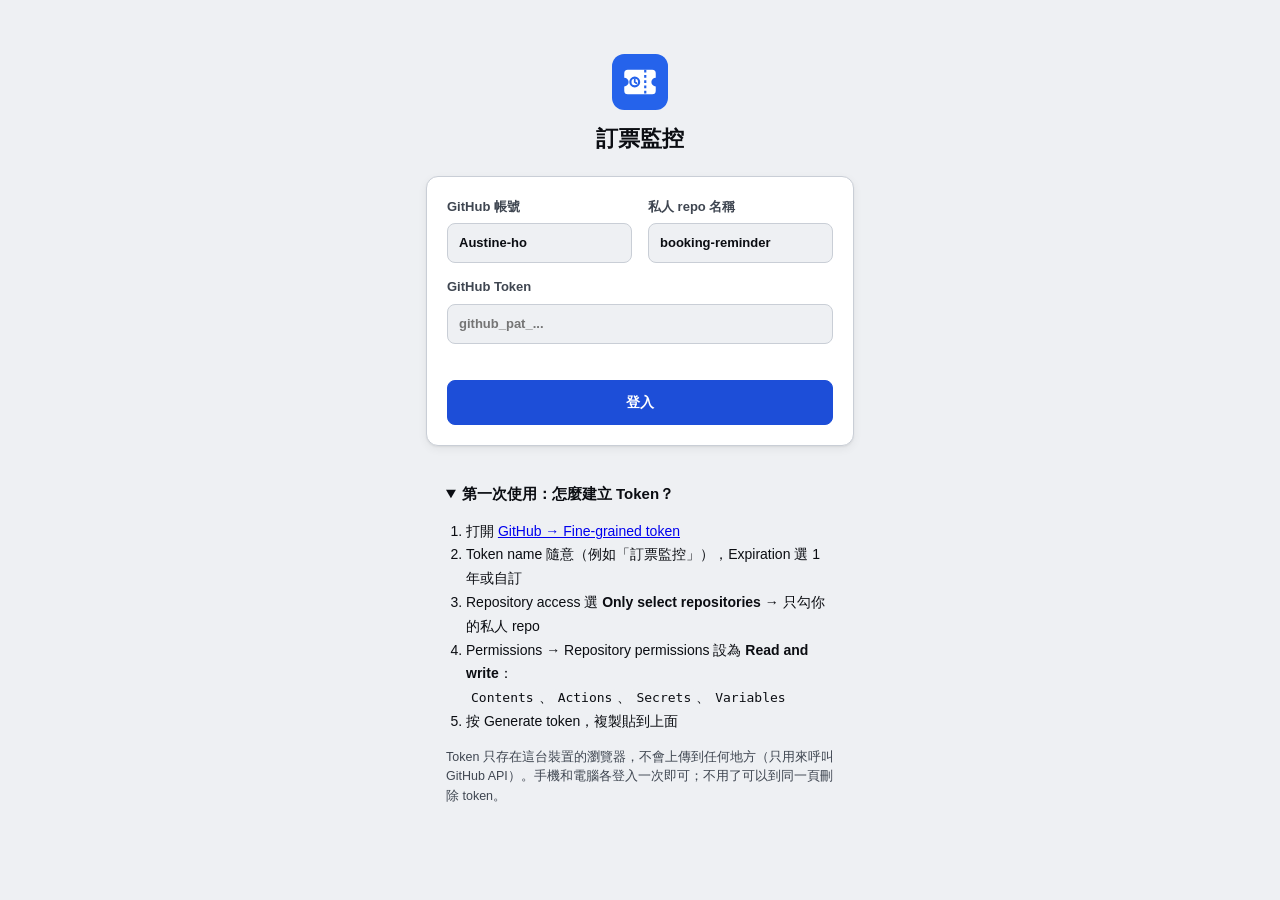
<file: index.html>
<!doctype html>
<html lang="zh-Hant">
<head>
<meta charset="utf-8">
<meta name="viewport" content="width=device-width, initial-scale=1, viewport-fit=cover">
<title>訂票監控</title>
<link rel="icon" href="static/icon.svg?v=132637db49">
<link rel="manifest" href="manifest.webmanifest">
<link rel="apple-touch-icon" href="static/icon.svg?v=132637db49">
<meta name="apple-mobile-web-app-capable" content="yes">
<meta name="theme-color" content="#2563eb">
<link rel="stylesheet" href="static/style.css?v=a191c0a1b9">
<script>try{const t=localStorage.getItem("br_theme");if(t)document.documentElement.dataset.theme=t;}catch(e){}</script>
</head>
<body>
<div class="wrap">
  <header class="top">
    <img src="static/icon.svg?v=132637db49" alt="">
    <h1>訂票監控</h1>
    <button class="small open-chip" id="openChip" type="button" title="已開放、可以訂購的項目" hidden>🎫<b>0</b></button>
    <div class="badges" id="badges"></div>
    <button class="small icon-btn" id="themeBtn" type="button" title="切換明亮／深色">🌓</button>
    <button class="small" id="logout" hidden>登出</button>
  </header>
  <nav class="tabs" role="tablist">
    <button type="button" role="tab" data-tab="main" aria-selected="true">📋 監控</button>
    <button type="button" role="tab" data-tab="settings" aria-selected="false">⚙️ 設定</button>
    <button type="button" role="tab" data-tab="guide" aria-selected="false">📖 教學</button>
  </nav>
  <div class="banner hot-banner" id="hotBanner" role="status" hidden></div>
  <div id="banners"></div>

  <div class="page" id="page-main">
  <!-- ① 新增需求 -->
  <section class="card" id="add">
    <h2><span class="num">1</span>新增需求</h2>
    <form id="addForm" autocomplete="off">
      <div class="grid">
        <label class="f">想訂的項目
          <input type="text" name="item" required placeholder="例：三鷹之森吉卜力美術館、USJ 快速通關">
        </label>
        <label class="f">目標日期
          <input type="date" name="target_date" required>
        </label>
        <label class="f full">備註 <small>（人數、時段、偏好的購買管道…）</small>
          <input type="text" name="notes" placeholder="例：2大1小，下午時段">
        </label>

        <div class="f full">每天檢查時間 <small class="tzlabel"></small>
          <div class="times" data-times></div>
        </div>

        <label class="f">預計開放時間 <small>（選填，AI 查到會自動填；到時會多檢查一次）</small>
          <input type="datetime-local" name="open_local">
        </label>
        <label class="f">時區
          <select name="open_tz" id="tzSelect"></select>
        </label>

        <label class="f full" id="urlsField" hidden>網址 <small>（一行一個，可以填官方與第三方多個網站）</small>
          <textarea name="urls" rows="3" placeholder="https://..."></textarea>
        </label>
      </div>
      <div class="f src-row">網址來源
        <div class="src-line">
          <div class="seg">
            <label><input type="radio" name="mode" value="ai" checked><span>🤖 AI<i class="lng"> 自動</i>查詢</span></label>
            <label><input type="radio" name="mode" value="manual"><span>自己填網址</span></label>
          </div>
          <button class="primary" type="submit" id="addBtn">新增<i class="lng">需求</i></button>
        </div>
      </div>
    </form>
    <div class="research" id="research" hidden></div>
  </section>

  <!-- ② 監控狀態 -->
  <section class="card" id="status">
    <h2><span class="num">2</span>監控狀態 <span class="right" id="updated"></span></h2>
    <div class="banner" id="lateBanner" hidden></div>
    <div id="runInfo" class="hint" hidden></div>
    <div id="reqList"><div class="empty">載入中…</div></div>
  </section>

  <!-- ③ 每日總覽 -->
  <section class="card" id="summaryCard">
    <h2><span class="num">3</span>每日 Telegram 總覽</h2>
    <form id="sumForm" autocomplete="off">
      <div class="grid">
        <label class="f">每天傳送追蹤狀態總表
          <select name="daily_summary">
            <option value="">關閉</option>
            <option value="on">開啟</option>
          </select>
        </label>
        <label class="f">傳送時間 <small>（台灣時間；GitHub 版可能晚 5~30 分鐘）</small><input type="time" name="daily_summary_time" placeholder="23:00"></label>
      </div>
      <p class="hint">內容：每個項目的網站、官方預計開放時間、檢查頻率、上次確認時間與結果、下次確認時間。</p>
      <div class="actions">
        <button type="button" id="summaryNow">立即傳一次看看</button>
        <button class="primary" type="submit">儲存</button>
      </div>
    </form>
  </section>
  </div>

  <div class="page" id="page-settings" hidden>
  <!-- 設定 -->
  <section class="card settings" id="settings">
    <h2>⚙️ 設定</h2>
    <p class="hint" id="secretHint"></p>
    <form id="setForm" autocomplete="off">
      <h3>Telegram 通知</h3>
      <div class="grid">
        <label class="f full">Bot Token <small>（找 @BotFather 輸入 /newbot 取得）</small>
          <input type="password" name="telegram_bot_token" placeholder="123456789:AA...">
        </label>
        <label class="f full">Chat ID <small>（先對你的 bot 傳一句話，再按「自動取得」）</small>
          <div class="row">
            <input type="text" name="telegram_chat_id" inputmode="numeric" placeholder="例：123456789">
            <button type="button" id="getChatId">自動取得</button>
          </div>
        </label>
      </div>

      <details style="margin-top:14px">
        <summary class="hint" style="cursor:pointer">LINE 通知（選填，LINE Notify 已停止服務，需用 Messaging API）</summary>
        <div class="grid" style="margin-top:10px">
          <label class="f full">Channel access token<input type="password" name="line_channel_access_token"></label>
          <label class="f full">Your user ID <small>（U 開頭，在 Basic settings 頁面最下方）</small><input type="text" name="line_user_id"></label>
        </div>
      </details>

      <h3>AI</h3>
      <div class="grid">
        <label class="f">AI 來源
          <select name="ai_provider">
            <option value="">自動（有 Groq Key 就用 Groq）</option>
            <option value="groq">Groq（免費）</option>
            <option value="gemini">Gemini（免費額度）</option>
            <option value="claude">Claude（付費）</option>
            <option value="none">不使用 AI（只用規則判斷）</option>
          </select>
        </label>
        <label class="f">Groq API Key <small>（console.groq.com 申請）</small><input type="password" name="groq_api_key" placeholder="gsk_..."></label>
        <label class="f">Groq API Key（備用） <small>（第二個 Groq 帳號，第一組額度用完自動換）</small><input type="password" name="groq_api_key_2" placeholder="gsk_...（選填）"></label>
        <label class="f">Gemini API Key <small>（選填，Groq 兩組都用完才會用）</small><input type="password" name="gemini_api_key" placeholder="AIza...（最後備援）"></label>
        <label class="f">每個網站每天最多呼叫 AI<input type="text" inputmode="numeric" name="ai_max_per_site_day" placeholder="6"></label>
        <label class="f">全部合計每天最多<input type="text" inputmode="numeric" name="ai_max_per_day" placeholder="30"></label>
      </div>
      <p class="hint" id="aiUsage"></p>
      <details>
        <summary class="hint" style="cursor:pointer">進階：模型、Claude API Key</summary>
        <div class="grid" style="margin-top:10px">
          <label class="f">Groq 模型<input type="text" name="groq_model" placeholder="openai/gpt-oss-20b（每次檢查用）"></label>
          <label class="f">Gemini 模型<input type="text" name="gemini_model" placeholder="gemini-flash-latest"></label>
          <label class="f">Claude 模型<input type="text" name="claude_model" placeholder="claude-opus-5-5"></label>
          <label class="f full">Claude API Key<input type="password" name="anthropic_api_key" placeholder="sk-ant-..."></label>
        </div>
      </details>
      <div class="actions">
        <button type="button" id="testNotify">傳測試訊息</button>
        <button class="primary" type="submit">儲存設定</button>
      </div>
    </form>

    <div id="pwSection">
      <h3>手機登入</h3>
      <div id="phoneBox" class="phone-box"></div>
      <form id="pwForm" autocomplete="off" style="margin-top:12px">
        <div class="grid">
          <label class="f" id="curPwField">目前密碼<input type="password" name="current" autocomplete="current-password"></label>
          <label class="f">新密碼 <small>（至少 6 碼）</small><input type="password" name="new" minlength="6" required autocomplete="new-password"></label>
        </div>
        <div class="actions"><button class="primary" type="submit" id="pwBtn">設定密碼</button></div>
      </form>
    </div>
    <div id="ghSection" hidden>
      <h3>GitHub</h3>
      <div id="ghBox" class="phone-box"></div>
    </div>
  </section>
  </div>

  <div class="page guide" id="page-guide" hidden>
  <section class="card">
    <h2>📖 使用教學</h2>
    <p>照著下面做一次就能開始用。圖片都是這個網站的實際畫面（範例資料是目前在追蹤的項目），<b>金鑰與 Token 已經用 ● 遮住</b>。</p>
    <ol class="flow">
      <li><b>登入</b>：用 GitHub Token 登入（每台手機／電腦一次）</li>
      <li><b>設定</b>：填 Telegram 與 Groq（只要第一次）</li>
      <li><b>新增需求</b>：輸入項目和日期，之後等 Telegram 通知</li>
    </ol>
    <nav class="toc">
      <a href="#g-prep">準備 4 樣東西</a><a href="#g-login">登入</a><a href="#g-settings">設定頁</a>
      <a href="#g-add">新增需求</a><a href="#g-status">看狀態</a><a href="#g-detail">調整偵測條件</a>
      <a href="#g-summary">每日總覽</a><a href="#g-trigger">準時觸發器</a><a href="#g-faq">常見問題</a>
    </nav>
  </section>

  <!-- ============ 設定 ============ -->
  <section class="card" id="g-prep">
    <h2><span class="num">A</span>設定頁面：先準備 4 樣東西</h2>
    <div class="prep">
      <div class="pcard">
        <h4>① Telegram Bot Token</h4>
        <p class="ex">範例：<code>●●●●●●●●●●:AA●●●●●●●●…Zcs</code></p>
        <ol>
          <li>Telegram 搜尋 <b>@BotFather</b>，按「開始」</li>
          <li>傳 <code>/newbot</code></li>
          <li>輸入顯示名稱（範例：<b>Bookingreminder_bot</b>）</li>
          <li>輸入帳號，結尾一定要是 bot（範例：<b>@TKReminder_bot</b>）</li>
          <li>BotFather 回覆一串 <code>數字:AA…</code>，整串就是 Token</li>
        </ol>
      </div>
      <div class="pcard">
        <h4>② Telegram Chat ID</h4>
        <p class="ex">範例：<code>7005●●●●24</code>（一串數字）</p>
        <ol>
          <li>打開你剛建立的 bot（範例：@TKReminder_bot），按「開始」並隨便傳一句話</li>
          <li>回到本站「⚙️ 設定」，把 Token 貼進 Bot Token 欄位</li>
          <li>按 Chat ID 旁的 <b>「自動取得」</b>，就會自動填好</li>
        </ol>
      </div>
      <div class="pcard">
        <h4>③ Groq API Key（免費 AI）</h4>
        <p class="ex">範例：<code>gsk_●●●●●●●●●●●●●●●●</code></p>
        <ol>
          <li>打開 <a href="https://console.groq.com/keys" target="_blank" rel="noopener">console.groq.com/keys</a>，用 Google 帳號登入</li>
          <li>按 <b>Create API Key</b>，名稱隨意</li>
          <li>複製 <code>gsk_</code> 開頭的整串（只會顯示一次）</li>
        </ol>
      </div>
      <div class="pcard">
        <h4>＋ 備用金鑰（選填）</h4>
        <p class="ex">沒有也能用，之後再補。使用順序：Groq → Groq（備用）→ Gemini</p>
        <ol>
          <li><b>Groq 備用</b>：用另一個帳號登入 console.groq.com 建一組 Key，貼到「Groq API Key（備用）」。第一組當天額度用完會自動換這組</li>
          <li><b>Gemini</b>（最後備援）：到 <a href="https://aistudio.google.com/apikey" target="_blank" rel="noopener">aistudio.google.com/apikey</a> 按 <b>Create API key</b>，複製 <code>AIza</code> 開頭的整串。只有 Groq 兩組都用完才會用到</li>
        </ol>
      </div>
      <div class="pcard">
        <h4>④ GitHub Token（登入本站用）</h4>
        <p class="ex">範例：<code>github_pat_11A●●●●●●●●</code></p>
        <ol>
          <li>打開 <a href="https://github.com/settings/personal-access-tokens/new" target="_blank" rel="noopener">GitHub → Fine-grained token</a></li>
          <li>Repository access 選 <b>Only select repositories</b> → 只勾 <code>booking-reminder</code></li>
          <li>Permissions 把 <b>Contents、Actions、Secrets、Variables</b> 設為 <b>Read and write</b></li>
          <li>按 Generate token，複製</li>
        </ol>
      </div>
    </div>
    <p class="hint">⚠️ Token 和 Key 就像密碼，不要傳給別人或貼到群組。外洩的話，Telegram 對 @BotFather 傳 <code>/revoke</code>、Groq 刪掉重建，再到設定頁輸入新的值。</p>
  </section>

  <section class="card" id="g-login">
    <h2><span class="num">A1</span>登入（GitHub 版）</h2>
    <div class="shot-row">
      <figure class="shot narrow">
        <img src="static/guide/01-login.jpg?v=25c8812b24" alt="登入頁範例" loading="lazy" width="560" height="780">
        <span class="mk" style="left:10%;top:25%">1</span>
        <span class="mk" style="left:84%;top:20.8%">2</span>
        <span class="mk" style="left:10%;top:35.4%">3</span>
        <span class="mk" style="left:10%;top:45%">4</span>
      </figure>
      <ol class="steps">
        <li><b>GitHub 帳號</b>：<code>Austine-ho</code>（已自動帶入）</li>
        <li><b>私人 repo 名稱</b>：<code>booking-reminder</code>（已自動帶入）</li>
        <li><b>GitHub Token</b>：貼上 ④ 的 <code>github_pat_…</code></li>
        <li>按 <b>登入</b>。手機和電腦各登入一次，之後會記住。</li>
      </ol>
    </div>
  </section>

  <section class="card" id="g-settings">
    <h2><span class="num">A2</span>設定頁（上方「⚙️ 設定」分頁）</h2>
    <div class="shot-row">
      <figure class="shot">
        <img src="static/guide/02-settings.jpg?v=2060a851a7" alt="設定頁範例" loading="lazy" width="800" height="980">
        <span class="mk" style="left:2.5%;top:34.8%">1</span>
        <span class="mk" style="left:97%;top:45%">2</span>
        <span class="mk" style="left:2.5%;top:60%">3</span>
        <span class="mk" style="left:71%;top:56.5%">4</span>
        <span class="mk" style="left:2.5%;top:70.4%">5</span>
        <span class="mk" style="left:71%;top:82.2%">6</span>
        <span class="mk" style="left:90.2%;top:80.4%">7</span>
      </figure>
      <ol class="steps">
        <li><b>Bot Token</b>：貼上 ① 的整串 Token</li>
        <li><b>Chat ID</b>：先對 bot 傳一句話，再按「自動取得」（範例 <code>7005●●●●24</code>）</li>
        <li><b>AI 來源</b>：選「Groq（免費）」</li>
        <li><b>Groq API Key</b>：貼上 ③ 的 <code>gsk_…</code></li>
        <li><b>AI 次數上限</b>：保持 6 和 30 就好，免費額度很夠用</li>
        <li>先按 <b>儲存設定</b>，再按 <b>傳測試訊息</b>，1 分鐘內 Telegram 會收到「✅ 測試訊息」</li>
        <li>儲存後，金鑰欄位會顯示「已設定」，網頁上看不到內容（加密存在 GitHub）。要改的話直接輸入新值再儲存。</li>
      </ol>
    </div>
  </section>

  <!-- ============ 監控 ============ -->
  <section class="card" id="g-add">
    <h2><span class="num">B1</span>監控頁：新增需求（AI 自動查詢）</h2>
    <p>不知道要看哪個網站時，用這個方式。AI 會上網找官方售票網站和開賣規則，再讓你勾選要監控哪些。</p>
    <div class="shot-row">
      <figure class="shot">
        <img src="static/guide/03-add-ai.jpg?v=d80e3e64de" alt="新增需求（AI）範例" loading="lazy" width="800" height="620">
        <span class="mk" style="left:2.5%;top:18.5%">1</span>
        <span class="mk" style="left:62.5%;top:12.9%">2</span>
        <span class="mk" style="left:2.5%;top:35%">3</span>
        <span class="mk" style="left:2.5%;top:47.3%">4</span>
        <span class="mk" style="left:2.5%;top:71.8%">5</span>
        <span class="mk" style="left:2.5%;top:83.9%">6</span>
        <span class="mk" style="left:82.5%;top:92.6%">7</span>
      </figure>
      <ol class="steps">
        <li><b>想訂的項目</b>：寫清楚一點（範例：<code>日本環球影城門票</code>）</li>
        <li><b>目標日期</b>：要入場／使用的日期（範例：2027/02/25）</li>
        <li><b>備註</b>：人數、票種、想買官方或代理商…AI 查詢時會參考</li>
        <li><b>每天檢查時間</b>：選每天 1／2／3 次，時間可以改（台灣時間）。建議保留早上一次</li>
        <li><b>預計開放時間</b>：不知道就留空，AI 查到會自動填</li>
        <li><b>網址來源</b>：選「🤖 AI 自動查詢」</li>
        <li>按 <b>新增需求</b>，約 1～2 分鐘後下方會列出 AI 找到的網站，勾選後按加入</li>
      </ol>
    </div>
  </section>

  <section class="card">
    <h2><span class="num">B2</span>監控頁：新增需求（自己填網址）</h2>
    <p>已經知道官方網站、或官方有固定開賣規則時用這個。範例：大阪海遊館的 eチケット「來館日 30 天前開賣」。</p>
    <div class="shot-row">
      <figure class="shot">
        <img src="static/guide/04-add-manual.jpg?v=b6d638d8d2" alt="新增需求（自己填網址）範例" loading="lazy" width="800" height="755">
        <span class="mk" style="left:2.5%;top:59%">1</span>
        <span class="mk" style="left:60%;top:51.1%">2</span>
        <span class="mk" style="left:2.5%;top:68.9%">3</span>
        <span class="mk" style="left:2.5%;top:84.5%">4</span>
        <span class="mk" style="left:82.5%;top:94.4%">5</span>
      </figure>
      <ol class="steps">
        <li><b>預計開放時間</b>：官方公告的開賣時間（範例：2026/12/04 00:00）</li>
        <li><b>時區</b>：選開賣地的時區（範例：東京）。系統會自動換算成台灣時間</li>
        <li><b>網址來源</b>：選「自己填網址」</li>
        <li><b>網址</b>：一行一個，貼<b>官方網站</b>（範例：<code>https://www.kaiyukan.com/info/ticket/</code>）</li>
        <li>按 <b>新增需求</b>。到預計開放時間後約 10 分鐘會再檢查一次並通知，前一天也會先提醒</li>
      </ol>
    </div>
    <p class="hint">⚠️ <b>Klook、KKday、Trip.com</b> 這類網站會擋程式，貼了會一直「讀取失敗」，網頁也會跳出提醒。請改貼官方網站，或用 AI 自動查詢。</p>
  </section>

  <section class="card" id="g-status">
    <h2><span class="num">B3</span>監控頁：看狀態</h2>
    <div class="shot-row">
      <figure class="shot">
        <img src="static/guide/05-status.jpg?v=798beef82c" alt="監控狀態範例" loading="lazy" width="800" height="350">
        <span class="mk" style="left:3.25%;top:26.6%">1</span>
        <span class="mk" style="left:65%;top:27.4%">2</span>
        <span class="mk" style="left:3.25%;top:40.6%">3</span>
        <span class="mk" style="left:3.25%;top:73.7%">4</span>
        <span class="mk" style="left:23.5%;top:73.7%">5</span>
        <span class="mk" style="left:70%;top:73.7%">6</span>
        <span class="mk" style="left:96%;top:75%">7</span>
      </figure>
      <ol class="steps">
        <li><b>項目名稱</b>（橘紅色）與目標日期、每天檢查時間</li>
        <li><b>＋網站</b>：多加一個監控網站；<b>編輯</b>：改日期、檢查時間、預計開放時間；<b>暫停／刪除</b></li>
        <li><b>預計開放</b>：台灣時間（括號內是當地時間）＋倒數天數，下面一行是官方開賣規則</li>
        <li><b>網站</b>：監控的網址</li>
        <li><b>狀態</b>：<span class="st watching">監控中</span> <span class="st opened">已開放！</span> <span class="st error">讀取失敗</span> <span class="st paused">已暫停</span></li>
        <li><b>上次確認／結果／下次確認</b>：程式什麼時候看過、看到什麼、下次什麼時候看</li>
        <li><b>立即檢查</b>：馬上請 GitHub 檢查一次（約 1 分鐘出結果）</li>
      </ol>
    </div>
  </section>

  <section class="card" id="g-detail">
    <h2><span class="num">B4</span>監控頁：調整偵測條件（進階）</h2>
    <p>點網站那一列可以展開。一般不用改，AI 或範本會自動設好。</p>
    <div class="shot-row">
      <figure class="shot">
        <img src="static/guide/06-detail.jpg?v=ede41186ae" alt="偵測條件範例" loading="lazy" width="800" height="530">
        <span class="mk" style="left:3.75%;top:55.8%">1</span>
        <span class="mk" style="left:3.75%;top:65.7%">2</span>
        <span class="mk" style="left:3.75%;top:86.2%">3</span>
        <span class="mk" style="left:3.75%;top:94.7%">4</span>
      </figure>
      <ol class="steps">
        <li><b>完整結果</b>：上次檢查的完整說明</li>
        <li><b>偵測條件</b>：怎麼判斷「開賣了」，可以加多個
          <ul>
            <li>到達預計開放時間：時間到就通知（官方有固定規則、但網站擋程式時用，例如海遊館、USJ）</li>
            <li>文字出現／文字消失：例如出現「2027」、「準備中」消失</li>
            <li>元素出現／按鈕可點：網頁上出現某個購買連結或按鈕</li>
            <li>出現目標日期、頁面有變動、AI 判斷</li>
          </ul>
        </li>
        <li><b>條件判斷</b>：「任一成立就通知」或「全部成立才通知」</li>
        <li>改完按 <b>儲存條件</b>；<b>重設狀態</b>會讓「已開放」的項目重新開始監控</li>
      </ol>
    </div>
  </section>

  <section class="card" id="g-summary">
    <h2><span class="num">B5</span>監控頁：每日 Telegram 總覽</h2>
    <div class="shot-row">
      <figure class="shot">
        <img src="static/guide/07-summary.jpg?v=44e657b4f4" alt="每日總覽設定範例" loading="lazy" width="800" height="241">
        <span class="mk" style="left:2.5%;top:43%">1</span>
        <span class="mk" style="left:59.4%;top:30%">2</span>
        <span class="mk" style="left:70.6%;top:89.6%">3</span>
        <span class="mk" style="left:97%;top:89.6%">4</span>
      </figure>
      <ol class="steps">
        <li>選「開啟」</li>
        <li>傳送時間（範例：晚上 11:00）。GitHub 排程可能晚 5～30 分鐘送到</li>
        <li><b>立即傳一次看看</b>：馬上收到一份總覽</li>
        <li>按 <b>儲存</b></li>
      </ol>
    </div>
    <p><b>Telegram 收到的樣子：</b></p>
    <pre class="tg">📋 每日追蹤總覽（11/17 23:05）
共 7 項｜🎫 已開放 0｜⬜ 等待中 7｜❌ 讀取失敗 0

1. 大阪海遊館｜2027/01/03
📅 預計開放：12/04 00:00（UTC+09），台灣 12/03 23:00，還有 16 天
🔁 每天 2 次：07:30、21:00
🌐 海遊館官方（eチケット）
   狀態：⬜ 未開放
   上次確認：11/17 21:00｜尚未到開放時間 12/04 00:00（UTC+09）
   下次確認：11/18 07:30

7. 日本環球影城門票｜2027/02/25
📅 預計開放：12/25 12:00（UTC+09），台灣 12/25 11:00，還有 38 天
🔁 每天 2 次：09:30、20:00
🌐 USJ 官方 WEB チケットストア（1デイ・スタジオ・パス）
   狀態：⬜ 未開放
   …</pre>
  </section>

  <section class="card" id="g-trigger">
    <h2><span class="num">C</span>準時觸發器（強烈建議設定）</h2>
    <p>GitHub 內建的定時排程在尖峰時段常常<b>延遲好幾小時，甚至直接略過</b>（實測一天只跑了幾次），會讓「09:30 檢查」拖到下午才做。
      設定一個免費的 Google Apps Script，它每 10 分鐘看一次：<b>有網站到了檢查時間才請 GitHub 執行</b>，檢查最多晚 10 分鐘，也不浪費 GitHub 的免費分鐘數。</p>
    <ol class="steps">
      <li><b>建一組專用 Token</b>：<a href="https://github.com/settings/personal-access-tokens/new" target="_blank" rel="noopener">GitHub → Fine-grained token</a>
        <ul><li>Repository access：只選 <code>booking-reminder</code></li>
            <li>Permissions：<b>Actions → Read and write</b>、<b>Contents → Read-only</b>（其他都不用）</li></ul></li>
      <li><b>建立腳本</b>：打開 <a href="https://script.google.com/home/projects/create" target="_blank" rel="noopener">script.google.com 新專案</a>，
        把 <a href="static/gas-trigger.js?v=752f8d1bca" target="_blank" rel="noopener">這個檔案</a> 的內容全部複製貼上，按 💾 儲存</li>
      <li><b>填設定</b>：左側 ⚙️「專案設定」→ 最下面「指令碼屬性」→ 新增三個：
        <ul><li><code>GITHUB_TOKEN</code>：第 1 步的 Token</li>
            <li><code>REPO</code>：<code>Austine-ho/booking-reminder</code></li>
            <li><code>SUMMARY_TIME</code>：<code>23:00</code>（和每日總覽時間一樣）</li></ul></li>
      <li><b>啟動</b>：回到編輯器，上方函式選 <code>setup</code> → 按「執行」→ 依指示授權</li>
      <li><b>確認</b>：函式改選 <code>tick</code> → 執行，下方記錄出現「已觸發」或「沒有到時間的項目」就完成了</li>
    </ol>
  </section>

  <section class="card" id="g-faq">
    <h2><span class="num">?</span>常見問題</h2>
    <dl class="faq">
      <dt>一直顯示「讀取失敗 403」？</dt>
      <dd>那個網站擋程式（Klook、KKday 最常見）。請改成官方網站，或刪掉後用「🤖 AI 自動查詢」重新新增。</dd>
      <dt>通知會比實際開賣晚嗎？</dt>
      <dd>會晚一點：GitHub 每 30 分鐘喚醒一次，尖峰時段可能再晚 10～30 分鐘。這個工具是「通知你今天開賣了」，不是搶票用。</dd>
      <dt>AI 結果寫「信心 low」？</dt>
      <dd>AI 看不出來時不會通知你（避免誤報）。這種網站建議偶爾自己打開看看，或改用「到達預計開放時間」條件。</dd>
      <dt>新增需求後沒有反應？</dt>
      <dd>GitHub 版要等 Actions 跑完（約 1 分鐘），頁面每 30 秒自動更新。確認右上角有「GitHub」綠色標籤；沒有的話按「登出」重新登入。</dd>
      <dt>AI 查詢顯示「Groq 今天的免費額度已用完」？</dt>
      <dd>Groq 免費版每個模型每天有 token 上限，AI 查詢會讀很多網頁，查兩三次就可能用完。訊息會告訴你約幾分鐘後恢復。可以在設定填「Groq API Key（備用）」（另一個帳號），用完會自動換；兩組都用完才會用 Gemini（有填的話）。每次的定時檢查用另一個較小的模型，額度分開算。</dd>
      <dt>換手機了？</dt>
      <dd>新手機打開網站，用同一個 GitHub Token 登入即可；資料都存在 GitHub，不會不見。</dd>
    </dl>
  </section>
  </div>
</div>

<!-- 已開放提醒：進站時跳出，直到刪除該需求 -->
<dialog id="openDlg" class="open-dlg" aria-labelledby="openDlgTitle">
  <h3 id="openDlgTitle">🎫 可以訂了！</h3>
  <p class="hint">以下項目已偵測到開放，名額可能很快賣完，請盡快前往訂購。訂好後刪除需求，就不會再提醒。</p>
  <div id="openList"></div>
  <div class="actions">
    <button type="button" onclick="this.closest('dialog').close()">稍後再說</button>
  </div>
</dialog>

<!-- 編輯需求 -->
<dialog id="editDlg">
  <form id="editForm" method="dialog">
    <h3>編輯需求</h3>
    <div class="grid">
      <label class="f full">項目<input type="text" name="item" required></label>
      <label class="f">目標日期<input type="date" name="target_date"></label>
      <label class="f">備註<input type="text" name="notes"></label>
      <div class="f full">每天檢查時間 <small class="tzlabel"></small><div class="times" data-times></div></div>
      <label class="f full">開賣規則：入場日前幾天開賣 <small>（選填，例如 USJ 填 62；填了以後改目標日期，預計開放時間會自動跟著改）</small>
        <input type="number" name="open_days_before" min="0" max="400" step="1" inputmode="numeric" placeholder="不填＝自己指定開放時間"></label>
      <label class="f">預計開放時間<input type="datetime-local" name="open_local"></label>
      <label class="f">時區<select name="open_tz"></select></label>
    </div>
    <div class="actions">
      <button type="button" onclick="this.closest('dialog').close()">取消</button>
      <button class="primary" type="submit">儲存</button>
    </div>
  </form>
</dialog>

<!-- 新增網站 -->
<dialog id="siteDlg">
  <form id="siteForm" method="dialog">
    <h3>新增監控網站</h3>
    <div class="grid">
      <label class="f full">網址<input type="url" name="url" required placeholder="https://..."></label>
      <label class="f full">名稱 <small>（選填）</small><input type="text" name="name" placeholder="例：Klook"></label>
    </div>
    <div class="actions">
      <button type="button" onclick="this.closest('dialog').close()">取消</button>
      <button class="primary" type="submit">新增</button>
    </div>
  </form>
</dialog>

<script src="static/backend.js?v=75e7451d78"></script>
<script src="static/app.js?v=e02dd65cf5"></script>
</body>
</html>
</file>
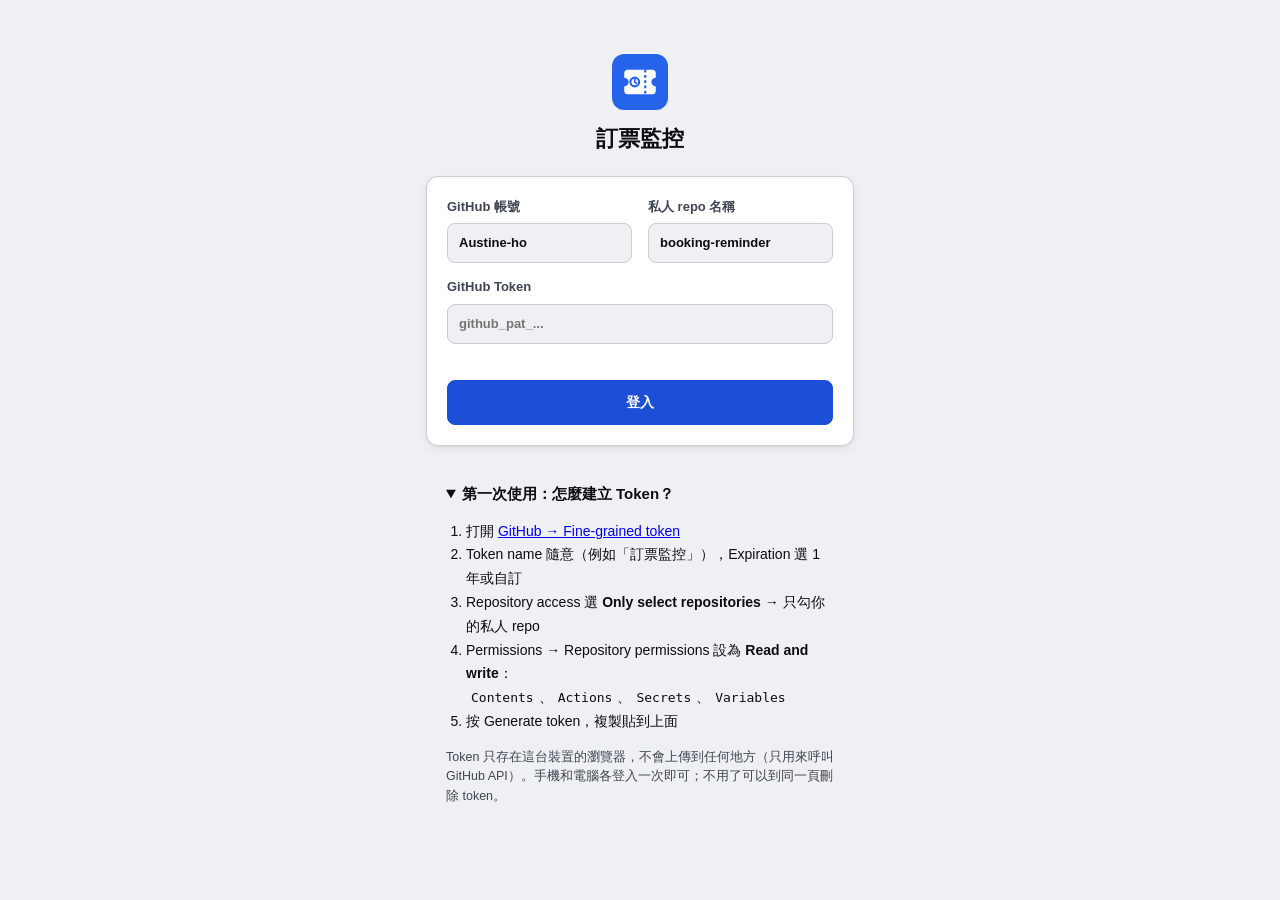
<file: login.html>
<!doctype html>
<html lang="zh-Hant">
<head>
<meta charset="utf-8">
<meta name="viewport" content="width=device-width, initial-scale=1, viewport-fit=cover">
<title>登入 · 訂票監控</title>
<link rel="icon" href="static/icon.svg?v=132637db49">
<link rel="manifest" href="manifest.webmanifest">
<link rel="apple-touch-icon" href="static/icon.svg?v=132637db49">
<meta name="theme-color" content="#2563eb">
<link rel="stylesheet" href="static/style.css?v=a191c0a1b9">
<script>try{const t=localStorage.getItem("br_theme");if(t)document.documentElement.dataset.theme=t;}catch(e){}</script>
<style>
  .login { max-width: 460px; margin: 6vh auto 40px; padding: 0 16px; }
  .login img { width: 56px; display: block; margin: 0 auto 12px; }
  .login h1 { text-align: center; font-size: 22px; margin: 0 0 20px; }
  .login .err { color: var(--bad); font-size: 14px; min-height: 20px; margin: 8px 0; }
  .login button[type=submit] { width: 100%; padding: 11px; }
  .login ol { padding-left: 20px; font-size: 14px; line-height: 1.7; }
  .login code { font-size: 13px; background: var(--bg); padding: 1px 5px; border-radius: 4px; }
</style>
</head>
<body>
<div class="login">
  <img src="static/icon.svg?v=132637db49" alt="">
  <h1>訂票監控</h1>
  <section class="card">
    <form id="f" autocomplete="off">
      <div class="grid">
        <label class="f">GitHub 帳號<input type="text" id="owner" required autocapitalize="off"></label>
        <label class="f">私人 repo 名稱<input type="text" id="repo" required autocapitalize="off"></label>
        <label class="f full">GitHub Token<input type="password" id="token" required placeholder="github_pat_..."></label>
      </div>
      <div class="err" id="err"></div>
      <button class="primary" type="submit">登入</button>
    </form>
  </section>
  <details class="card" style="padding:16px 20px" id="howto">
    <summary style="cursor:pointer;font-weight:600">第一次使用：怎麼建立 Token？</summary>
    <ol>
      <li>打開 <a href="https://github.com/settings/personal-access-tokens/new" target="_blank" rel="noopener">GitHub → Fine-grained token</a></li>
      <li>Token name 隨意（例如「訂票監控」），Expiration 選 1 年或自訂</li>
      <li>Repository access 選 <b>Only select repositories</b> → 只勾你的私人 repo</li>
      <li>Permissions → Repository permissions 設為 <b>Read and write</b>：<br>
        <code>Contents</code>、<code>Actions</code>、<code>Secrets</code>、<code>Variables</code></li>
      <li>按 Generate token，複製貼到上面</li>
    </ol>
    <p class="hint">Token 只存在這台裝置的瀏覽器，不會上傳到任何地方（只用來呼叫 GitHub API）。手機和電腦各登入一次即可；不用了可以到同一頁刪除 token。</p>
  </details>
</div>
<script src="static/backend-config.js?v=7abc152fdb"></script>
<script>
  const D = window.GH_DEFAULTS || {};
  const $ = (id) => document.getElementById(id);
  $("owner").value = D.owner || "";
  $("repo").value = D.repo || "";
  if (new URLSearchParams(location.search).has("expired")) $("err").textContent = "Token 已失效或被撤銷，請重新登入。";
  else $("howto").open = true;
  $("f").addEventListener("submit", async (e) => {
    e.preventDefault();
    const owner = $("owner").value.trim(), repo = $("repo").value.trim(), token = $("token").value.trim();
    const btn = e.target.querySelector("button");
    $("err").textContent = "";
    btn.disabled = true;
    try {
      const r = await fetch(`https://api.github.com/repos/${owner}/${repo}`, {
        headers: { Authorization: `Bearer ${token}`, Accept: "application/vnd.github+json" }, cache: "no-store",
      });
      if (r.status === 401) throw new Error("Token 不正確或已過期");
      if (r.status === 404) throw new Error("找不到這個 repo，或 token 沒有勾選這個 repo");
      if (!r.ok) throw new Error(`GitHub 錯誤 ${r.status}`);
      const perm = await fetch(`https://api.github.com/repos/${owner}/${repo}/actions/variables`, {
        headers: { Authorization: `Bearer ${token}`, Accept: "application/vnd.github+json" }, cache: "no-store",
      });
      if (!perm.ok) throw new Error("Token 缺少 Variables 權限（請照下方步驟設定權限）");
      localStorage.setItem("br_github", JSON.stringify({ owner, repo, token }));
      location.href = "./";
    } catch (err) {
      $("err").textContent = err.message;
    }
    btn.disabled = false;
  });
</script>
</body>
</html>
</file>
<file: static/style.css>
:root {
  /* 明亮（高對比） */
  --bg: #eef0f3; --card: #ffffff; --text: #0b0d12; --muted: #3f4651; --line: #c9ced6;
  --accent: #1d4ed8; --accent-soft: #dfe8ff; --accent-text: #fff;
  --title: #d9381e; --title-text: #fff;
  --ok: #0f6b32; --ok-soft: #d3f5df; --warn: #92400e; --warn-soft: #fdecc0;
  --bad: #a51414; --bad-soft: #fde0e0; --idle: #4b5563; --idle-soft: #e7e9ed;
  --radius: 12px; --shadow: 0 1px 2px rgba(0,0,0,.06), 0 3px 10px rgba(0,0,0,.06);
  color-scheme: light;
}
:root[data-theme="dark"] {
  --bg: #0f1115; --card: #181b21; --text: #eceef1; --muted: #a3aab4; --line: #2f3540;
  --accent: #6b97ff; --accent-soft: #1d2a4a; --accent-text: #0b1020;
  --title: #ff7a52; --title-text: #1a0b05;
  --ok: #4ade80; --ok-soft: #12301f; --warn: #fbbf24; --warn-soft: #33270c;
  --bad: #f87171; --bad-soft: #3a1717; --idle: #a3aab4; --idle-soft: #22262d;
  --shadow: none; color-scheme: dark;
}
@media (prefers-color-scheme: dark) {
  :root:not([data-theme="light"]) {
  --bg: #0f1115; --card: #181b21; --text: #eceef1; --muted: #a3aab4; --line: #2f3540;
  --accent: #6b97ff; --accent-soft: #1d2a4a; --accent-text: #0b1020;
  --title: #ff7a52; --title-text: #1a0b05;
  --ok: #4ade80; --ok-soft: #12301f; --warn: #fbbf24; --warn-soft: #33270c;
  --bad: #f87171; --bad-soft: #3a1717; --idle: #a3aab4; --idle-soft: #22262d;
  --shadow: none; color-scheme: dark;
  }
}
* { box-sizing: border-box; }
[hidden] { display: none !important; }
html { -webkit-text-size-adjust: 100%; }
body {
  margin: 0; background: var(--bg); color: var(--text);
  font: 15px/1.55 -apple-system, BlinkMacSystemFont, "PingFang TC", "Noto Sans TC", "Microsoft JhengHei", sans-serif;
}
.wrap { max-width: 1040px; margin: 0 auto; padding: 16px 16px 64px; }
header.top { display: flex; align-items: center; gap: 10px; padding: 8px 0 12px; flex-wrap: wrap; }
.icon-btn { flex: none; }
.tabs { position: sticky; top: 0; z-index: 20; display: flex; gap: 6px; padding: 8px 0 12px; margin-bottom: 12px; background: var(--bg); border-bottom: 1px solid var(--line); }
.tabs button { flex: 1; max-width: 200px; font-size: 15px; padding: 10px 14px; border-radius: 10px; background: var(--card); color: var(--muted); }
.tabs button[aria-selected="true"] { background: var(--title); border-color: var(--title); color: var(--title-text); }
.tabs button:focus-visible { outline: 2px solid var(--accent); outline-offset: 2px; }
header.top img { width: 32px; height: 32px; }
header.top h1 { font-size: 20px; margin: 0; flex: 1; }
.badges { display: flex; gap: 6px; flex-wrap: wrap; }
.badge { font-size: 12px; padding: 2px 8px; border-radius: 99px; background: var(--idle-soft); color: var(--idle); white-space: nowrap; }
.badge.on { background: var(--ok-soft); color: var(--ok); }

section.card { background: var(--card); border-radius: var(--radius); box-shadow: var(--shadow); border: 1px solid var(--line); padding: 20px; margin-bottom: 20px; }
section.card > h2 { font-size: 21px; color: var(--title); letter-spacing: .02em; margin: 0 0 16px; display: flex; align-items: center; gap: 8px; }
section.card > h2 .num { display: inline-grid; place-items: center; width: 26px; height: 26px; border-radius: 50%; background: var(--title); color: var(--accent-text); font-size: 13px; }
section.card > h2 .right { margin-left: auto; color: var(--muted); font-weight: 400; font-size: 13px; color: var(--muted); }

.banner { border-radius: 10px; padding: 10px 14px; margin-bottom: 12px; font-size: 14px; background: var(--warn-soft); color: var(--warn); }
.banner a { color: inherit; font-weight: 600; }

.grid { display: grid; grid-template-columns: repeat(2, minmax(0, 1fr)); gap: 14px 16px; }
.grid .full { grid-column: 1 / -1; }
label.f { display: flex; flex-direction: column; gap: 6px; font-size: 13px; color: var(--muted); font-weight: 600; }
label.f small { font-weight: 400; }
input[type=text], input[type=password], input[type=date], input[type=time], input[type=datetime-local], input[type=url], select, textarea {
  font: inherit; color: var(--text); background: var(--bg); border: 1px solid var(--line); border-radius: 8px;
  padding: 9px 11px; width: 100%; min-width: 0;
}
textarea { resize: vertical; min-height: 64px; }
input:focus, select:focus, textarea:focus { outline: 2px solid var(--accent); outline-offset: -1px; border-color: transparent; }
.row { display: flex; gap: 8px; align-items: center; }
.row > * { min-width: 0; }
.row > input { flex: 1 1 auto; }
.row > button { flex: none; display: inline-flex; align-items: center; justify-content: center; }

.seg { display: flex; flex-wrap: wrap; gap: 6px; }
.seg label { cursor: pointer; }
.seg input { position: absolute; opacity: 0; pointer-events: none; }
.seg span { display: inline-block; padding: 7px 14px; border-radius: 8px; border: 1px solid var(--line); background: var(--bg); color: var(--text); font-weight: 500; font-size: 14px; }
.seg input:checked + span { background: var(--accent); border-color: var(--accent); color: var(--accent-text); }
.seg input:focus-visible + span { outline: 2px solid var(--accent); outline-offset: 2px; }
.hint { font-size: 12.5px; color: var(--muted); font-weight: 400; }

button, .btn {
  font: inherit; font-size: 14px; font-weight: 600; cursor: pointer; border-radius: 8px; padding: 8px 14px;
  border: 1px solid var(--line); background: var(--card); color: var(--text); white-space: nowrap;
}
button.primary { background: var(--accent); border-color: var(--accent); color: var(--accent-text); }
button.danger { color: var(--bad); }
button.small { padding: 4px 10px; font-size: 13px; font-weight: 500; }
button.link { border: none; background: none; color: var(--accent); padding: 4px 6px; font-weight: 500; }
button:disabled { opacity: .55; cursor: default; }
.actions { display: flex; gap: 8px; justify-content: flex-end; flex-wrap: wrap; margin-top: 16px; }

/* AI 查詢結果 */
.research { margin-top: 16px; border: 1px dashed var(--line); border-radius: 10px; padding: 14px; }
.research .progress { color: var(--muted); font-size: 14px; }
.spinner { display: inline-block; width: 14px; height: 14px; border: 2px solid var(--line); border-top-color: var(--accent); border-radius: 50%; animation: spin 1s linear infinite; vertical-align: -2px; margin-right: 6px; }
@keyframes spin { to { transform: rotate(360deg); } }
.suggest { display: flex; gap: 10px; padding: 10px 0; border-top: 1px solid var(--line); align-items: flex-start; }
.suggest:first-of-type { border-top: none; }
.suggest input { margin-top: 4px; }
.suggest .u { font-size: 13px; color: var(--muted); word-break: break-all; }
.summary { white-space: pre-wrap; font-size: 14px; margin: 0 0 10px; }
details.report summary { cursor: pointer; color: var(--accent); font-size: 14px; }
details.report pre { white-space: pre-wrap; font: inherit; font-size: 13px; max-height: 360px; overflow: auto; background: var(--bg); padding: 10px; border-radius: 8px; }

/* 狀態列表 */
.req { border: 1px solid var(--line); border-left: 4px solid var(--title); border-radius: 10px; margin-bottom: 16px; overflow: hidden; }
.req.paused { opacity: .65; }
.req-head { display: flex; gap: 12px; align-items: flex-start; padding: 12px 14px; background: var(--bg); flex-wrap: wrap; }
.req-head .t { flex: 1; min-width: 200px; }
.req-head .t b { font-size: 19px; color: var(--title); font-weight: 800; line-height: 1.35; }
.req-head .meta { font-size: 13px; color: var(--muted); display: flex; flex-wrap: wrap; gap: 4px 14px; margin-top: 2px; }
.req-head .btns { display: flex; gap: 4px; flex-wrap: wrap; }
.open-at { color: var(--text); font-weight: 600; }
.countdown { color: var(--accent); font-weight: 600; }

table.w { width: 100%; border-collapse: collapse; font-size: 14px; }
table.w th { text-align: left; font-size: 12px; color: var(--muted); font-weight: 600; padding: 8px 14px; border-bottom: 1px solid var(--line); }
table.w td { padding: 10px 14px; border-bottom: 1px solid var(--line); vertical-align: top; }
table.w tr:last-child td { border-bottom: none; }
table.w tr.main { cursor: pointer; }
table.w tr.main:hover td { background: color-mix(in srgb, var(--accent) 4%, transparent); }
.site b { display: block; }
.site a { font-size: 12px; color: var(--muted); word-break: break-all; text-decoration: none; }
.result { white-space: pre-line; font-size: 13px; color: var(--muted); max-width: 300px; display: -webkit-box; -webkit-line-clamp: 2; -webkit-box-orient: vertical; overflow: hidden; }
.time { white-space: nowrap; }
.time small { display: block; color: var(--muted); font-size: 12px; }

.st { display: inline-flex; align-items: center; gap: 5px; padding: 2px 9px; border-radius: 99px; font-size: 12.5px; font-weight: 600; white-space: nowrap; }
.st::before { content: ""; width: 7px; height: 7px; border-radius: 50%; background: currentColor; }
.st.watching { background: var(--accent-soft); color: var(--accent); }
.st.pending { background: var(--idle-soft); color: var(--idle); }
.st.opened { background: var(--ok-soft); color: var(--ok); }
.st.error { background: var(--bad-soft); color: var(--bad); }
.st.paused, .st.expired { background: var(--idle-soft); color: var(--idle); }
.st.checking::before { animation: pulse 1s infinite; }
@keyframes pulse { 50% { opacity: .2; } }

tr.detail td { background: var(--bg); }
.detail-box { display: grid; gap: 12px; }
.detail-box pre { margin: 0; white-space: pre-wrap; font: inherit; font-size: 13px; }
.checks-edit .ck { display: flex; gap: 6px; margin-bottom: 6px; }
.checks-edit .ck select { width: 170px; flex: none; }
.empty { text-align: center; color: var(--muted); padding: 28px 0; }

dialog { border: none; border-radius: var(--radius); padding: 20px; width: min(560px, calc(100vw - 32px)); background: var(--card); color: var(--text); }
dialog::backdrop { background: rgba(0,0,0,.4); }
dialog h3 { margin: 0 0 14px; }

.settings h3 { font-size: 15px; margin: 18px 0 10px; }
.settings h3:first-child { margin-top: 0; }
.phone-box { background: var(--accent-soft); border-radius: 10px; padding: 12px 14px; font-size: 14px; }
.phone-box code { font-size: 15px; font-weight: 700; user-select: all; word-break: break-all; }

.toast { position: fixed; left: 50%; bottom: 24px; transform: translateX(-50%); background: var(--text); color: var(--bg); padding: 10px 18px; border-radius: 10px; font-size: 14px; z-index: 50; max-width: calc(100vw - 32px); box-shadow: 0 4px 16px rgba(0,0,0,.2); }
.toast.err { background: var(--bad); color: #fff; }

/* 手機 */
@media (max-width: 720px) {
  .wrap { padding: 12px 12px 64px; }
  section.card { padding: 16px; }
  .grid { grid-template-columns: 1fr; }
  table.w thead { display: none; }
  table.w, table.w tbody, table.w tr, table.w td { display: block; width: 100%; }
  table.w tr.main { display: grid; grid-template-columns: 1fr auto; gap: 4px 10px; padding: 12px 14px; border-bottom: 1px solid var(--line); }
  table.w tr.main td { padding: 0; border: none; }
  table.w td.c-site { grid-column: 1; }
  table.w td.c-status { grid-column: 2; grid-row: 1; text-align: right; }
  table.w td.c-last, table.w td.c-next { grid-column: 1 / -1; font-size: 13px; }
  table.w td.c-last::before { content: "上次確認　"; color: var(--muted); }
  table.w td.c-next::before { content: "下次確認　"; color: var(--muted); }
  .time small { display: inline; margin-left: 6px; }
  table.w td.c-result { grid-column: 1 / -1; }
  .result { max-width: none; }
  table.w td.c-act { grid-column: 1 / -1; }
  tr.detail td { padding: 12px 14px; }
  .checks-edit .ck select { width: 130px; }
}
.time-list input[type=time] { min-width: 120px; }

/* 教學頁 */
.guide p { margin: 0 0 12px; }
.guide .flow { margin: 0 0 14px; padding-left: 22px; }
.guide .flow li { margin: 4px 0; }
.toc { display: flex; flex-wrap: wrap; gap: 6px; }
.toc a { font-size: 13px; padding: 5px 10px; border-radius: 99px; background: var(--accent-soft); color: var(--accent); text-decoration: none; font-weight: 600; }
.prep { display: grid; grid-template-columns: repeat(2, minmax(0, 1fr)); gap: 12px; margin-bottom: 12px; }
.pcard { border: 1px solid var(--line); border-radius: 10px; padding: 12px 14px; background: var(--bg); }
.pcard h4 { margin: 0 0 4px; font-size: 16px; color: var(--title); }
.pcard .ex { font-size: 13px; color: var(--muted); margin: 0 0 6px; }
.pcard ol { margin: 0; padding-left: 20px; font-size: 14px; }
.pcard li { margin: 3px 0; }
.guide code { font-size: 13px; background: var(--idle-soft); padding: 1px 5px; border-radius: 4px; overflow-wrap: anywhere; }
.shot-row { display: grid; grid-template-columns: 1fr; gap: 16px; }
.shot-row:has(.narrow) { grid-template-columns: minmax(0, 380px) minmax(0, 1fr); align-items: start; }
.shot-row > .steps { columns: 2 300px; column-gap: 28px; }
.shot-row:has(.narrow) > .steps { columns: 1; }
.steps > li { break-inside: avoid; }
.shot { position: relative; margin: 0 auto; max-width: 760px; width: 100%; border: 1px solid var(--line); border-radius: 10px; overflow: hidden; box-shadow: var(--shadow); background: #fff; }
.shot.narrow { max-width: 380px; justify-self: center; width: 100%; }
.shot img { display: block; width: 100%; height: auto; }
.mk { position: absolute; transform: translate(-50%, -50%); width: 24px; height: 24px; border-radius: 50%; background: var(--title); color: #fff; font: 700 13px/24px -apple-system, sans-serif; text-align: center; box-shadow: 0 0 0 2px #fff, 0 2px 6px rgba(0,0,0,.35); pointer-events: none; }
.steps { margin: 0; padding: 0; list-style: none; counter-reset: s; }
.steps > li { counter-increment: s; position: relative; padding: 0 0 12px 34px; font-size: 14.5px; }
.steps > li::before { content: counter(s); position: absolute; left: 0; top: 0; width: 24px; height: 24px; border-radius: 50%; background: var(--title); color: #fff; font-weight: 700; font-size: 13px; display: grid; place-items: center; }
.steps ul { margin: 6px 0 0; padding-left: 18px; font-size: 13.5px; color: var(--muted); }
pre.tg { white-space: pre-wrap; font: 13.5px/1.6 -apple-system, "PingFang TC", sans-serif; background: var(--bg); border: 1px solid var(--line); border-left: 4px solid #229ed9; border-radius: 10px; padding: 12px 14px; margin: 0; }
dl.faq dt { font-weight: 700; margin-top: 12px; }
dl.faq dt:first-child { margin-top: 0; }
dl.faq dd { margin: 4px 0 0; color: var(--muted); font-size: 14px; }
@media (max-width: 720px) {
  .prep, .shot-row, .shot-row:has(.narrow) { grid-template-columns: 1fr; }
  .mk { width: 20px; height: 20px; font-size: 11px; line-height: 20px; }
}
.guide section.card { scroll-margin-top: 80px; }

/* 手機：按鈕至少 44px 高，方便手指點 */
@media (max-width: 720px), (pointer: coarse) {
  button:not(.link), select, input[type=text], input[type=password], input[type=date], input[type=time] { min-height: 44px; }
  button.small { min-height: 44px; min-width: 44px; padding: 8px 14px; font-size: 14px; }
  .toc a { padding: 9px 12px; }
  .c-act { white-space: nowrap; }
}

/* 新增需求：網址來源與送出按鈕同一列 */
.src-row { margin-top: 14px; font-size: 13px; color: var(--muted); font-weight: 600; }
.src-line button, .src-line .seg span { font-weight: 600; }
.src-line { display: flex; flex-wrap: wrap; align-items: center; gap: 8px; margin-top: 6px; }
.src-line i.lng { font-style: normal; }
.src-line .seg { flex-wrap: nowrap; min-width: 0; }
.src-line .seg span { white-space: nowrap; }
.src-line #addBtn { margin-left: auto; white-space: nowrap; flex: none; }

/* 手機：頁首維持一列（狀態標籤收起來，主題按鈕只留圖示） */
header.top h1 { white-space: nowrap; }
@media (max-width: 720px) {
  header.top { flex-wrap: nowrap; gap: 8px; }
  header.top .badges { flex-wrap: nowrap; gap: 4px; margin-left: auto; }
  header.top .badges .badge:not(.key) { display: none; }
  header.top .badges .badge { padding: 3px 7px; }
  header.top h1 { flex: 0 1 auto; }
  header.top h1 { font-size: 19px; }
  #themeBtn .lbl { display: none; }
  header.top button.small { min-width: 44px; padding: 8px 10px; }
  .src-line { gap: 6px; }
  .src-line .seg span { padding: 9px 10px; font-size: 13.5px; }
  .src-line #addBtn { padding: 9px 12px; }
}
@media (max-width: 420px) { .src-line i.lng { display: none; } }

/* 狀態標籤：圓點顏色 = 連線狀態（綠＝已設定，紅＝未設定） */
.badge i { font-style: normal; }
.badge .dot { display: inline-block; width: 8px; height: 8px; border-radius: 50%; background: currentColor; margin-right: 5px; vertical-align: 1px; }
.badge.off { background: var(--bad-soft); color: var(--bad); }
.badge .sh { display: none; }
@media (max-width: 360px) { header.top > img { display: none; } }
@media (max-width: 420px) {
  .badge .lng { display: none; }
  .badge .sh { display: inline; }
}

/* 已開放提醒：置頂、發光，直到刪除該需求 */
.req.hot { border: 2px solid var(--ok); border-left-width: 6px; animation: glow 2.2s ease-in-out infinite; }
@keyframes glow {
  0%, 100% { box-shadow: 0 0 0 0 color-mix(in srgb, var(--ok) 0%, transparent); }
  50% { box-shadow: 0 0 0 4px color-mix(in srgb, var(--ok) 28%, transparent), 0 0 22px 2px color-mix(in srgb, var(--ok) 45%, transparent); }
}
.hot-bar { display: flex; flex-wrap: wrap; align-items: center; gap: 8px 12px; padding: 10px 14px; background: var(--ok-soft); color: var(--ok); font-weight: 700; }
.hot-bar .hb-t { flex: 1 1 200px; min-width: 0; overflow-wrap: anywhere; }
.hot-bar .hb-b { display: flex; flex-wrap: wrap; gap: 6px; }
a.go { display: inline-flex; align-items: center; justify-content: center; text-decoration: none; font-weight: 700;
  background: var(--ok); color: var(--card); border-radius: 8px; padding: 6px 12px; font-size: 14px; }
a.go:hover { filter: brightness(1.08); }
a.go:focus-visible { outline: 2px solid var(--accent); outline-offset: 2px; }
.open-chip { flex: none; background: var(--ok); border-color: var(--ok); color: var(--card); font-weight: 700; gap: 3px; animation: glow 2.2s ease-in-out infinite; }
.open-chip b { margin-left: 3px; }
.open-dlg h3 { color: var(--ok); font-size: 22px; margin-bottom: 6px; }
.open-dlg #openList { display: grid; gap: 10px; margin: 12px 0; max-height: 60vh; overflow: auto; }
.open-item { display: grid; gap: 8px; padding: 12px; border-radius: 10px; border: 2px solid var(--ok); background: var(--ok-soft); }
.open-item .oi-t b { display: block; font-size: 17px; color: var(--title); overflow-wrap: anywhere; }
.open-item .oi-t small { color: var(--muted); }
.open-item a.go { padding: 11px 14px; font-size: 15px; gap: 4px; min-width: 0; }
.open-item a.go span { overflow: hidden; text-overflow: ellipsis; white-space: nowrap; min-width: 0; }
.open-item button { justify-self: start; }
@media (max-width: 720px), (pointer: coarse) { a.go { min-height: 44px; } }
@media (prefers-reduced-motion: reduce) {
  .req.hot, .open-chip { animation: none; box-shadow: 0 0 0 3px color-mix(in srgb, var(--ok) 35%, transparent); }
}
.hot-banner { background: var(--ok-soft); color: var(--ok); border: 1px solid var(--ok); font-weight: 600; display: flex; flex-wrap: wrap; align-items: center; gap: 4px 8px; }
.hot-banner[hidden] { display: none; }
.hot-banner b { overflow-wrap: anywhere; }
.hot-banner button.link { color: var(--ok); text-decoration: underline; font-weight: 700; margin-left: auto; }
.req { scroll-margin-top: 80px; }

/* 每天檢查實際讀到什麼 */
.src { display: inline-block; margin: 2px 0 2px 6px; padding: 1px 7px; border-radius: 999px; font-size: 11.5px; font-weight: 500; white-space: nowrap; vertical-align: 1px; }
.src.good { background: var(--ok-soft); color: var(--ok); }
.src.mid { background: var(--idle-soft); color: var(--idle); }
.src.warn { background: var(--warn-soft); color: var(--warn); }
</file>
